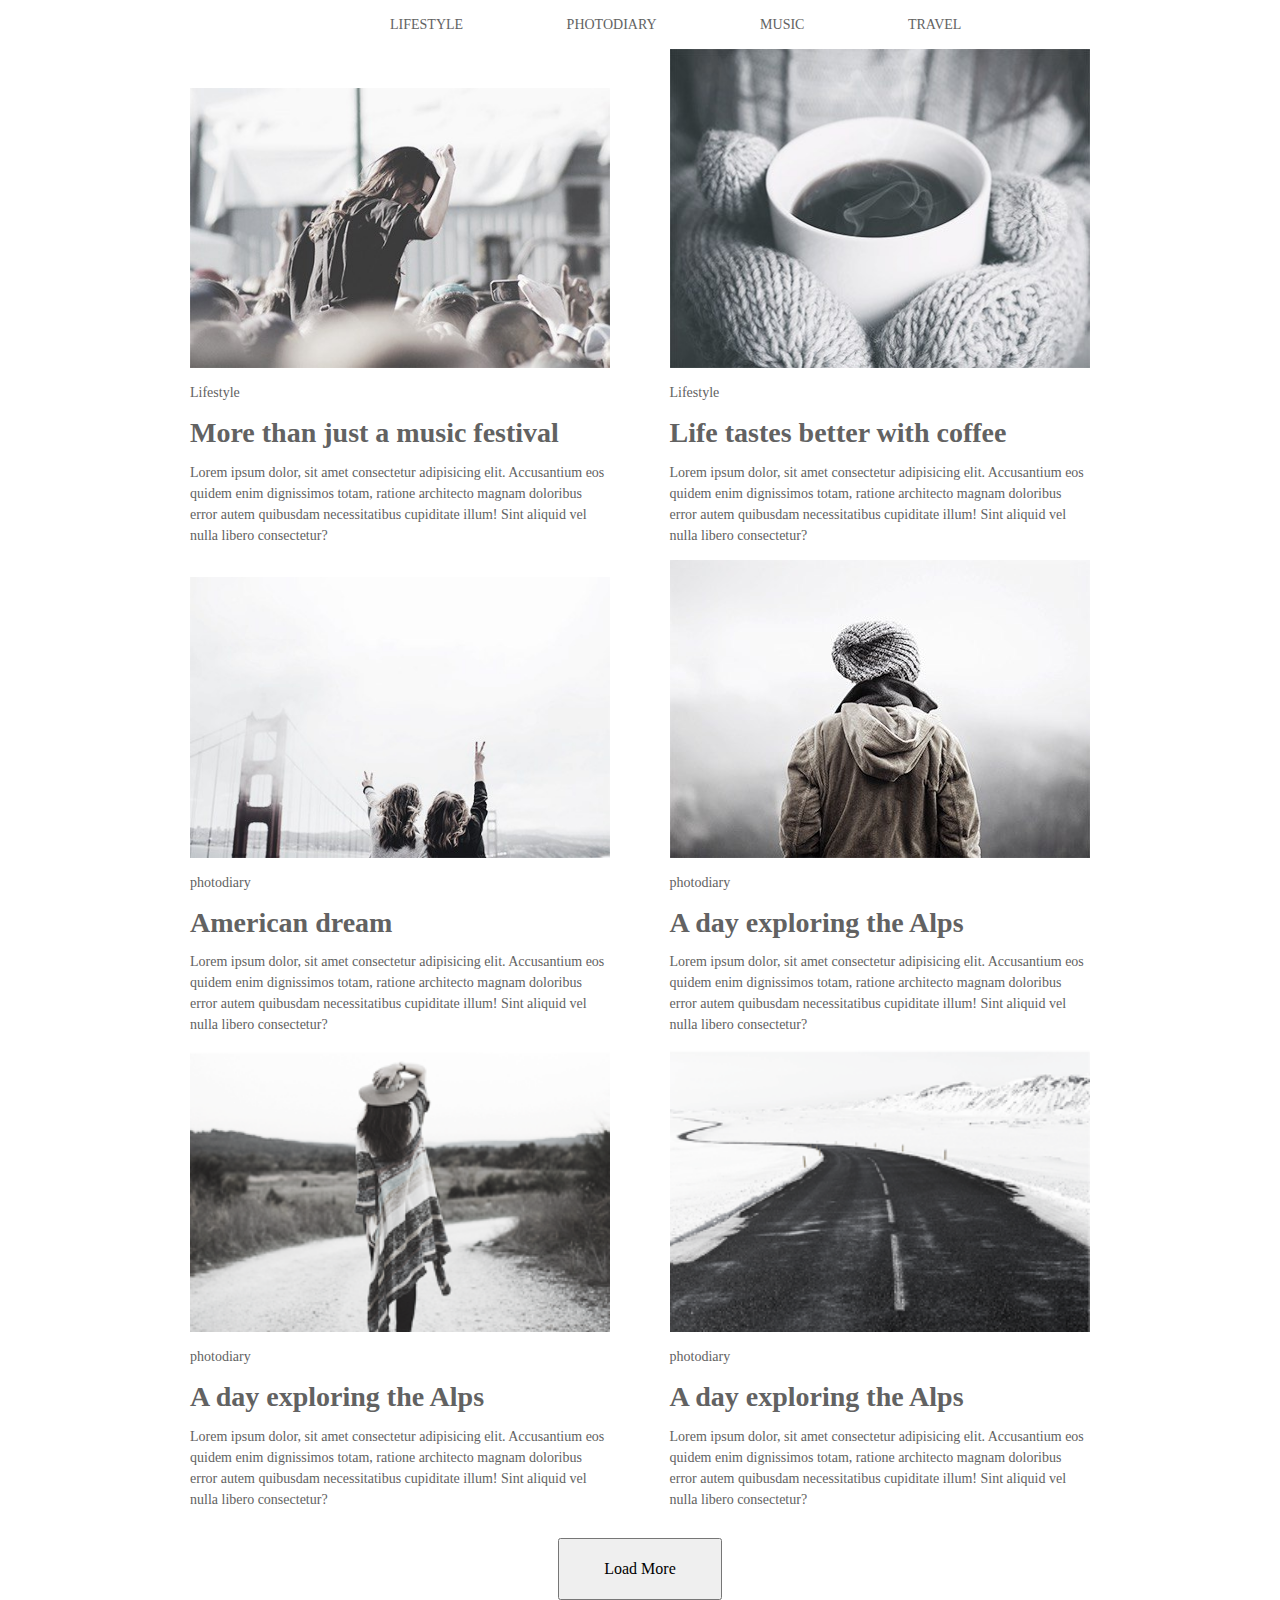
<file: html-css/module3/mod3homework/index.html>
<!DOCTYPE html>
<html>
    <head>
        <meta charset="utf-8">
        <meta name="viewport" content="width=device-width" initial-scale="1.0">
        <meta http-equiv="X-UA-Compatible" content="ie=edge">
        <link rel="stylesheet" href="css/normalize.css">
        <link href="http://fonts.googleapis.com/css?family=Playfair+Display|Ubuntu:300,400" rel="stylesheet">
        <link rel="stylesheet" href="css/normalize.css">
        <link rel="stylesheet" href="css/style.css">
        <title>homework</title>
    </head>
    <body class="container">
        <header>
           <nav><ul> 
<li class="nav"><a href="#">lifestyle</a></li>
<li class="nav"><a href="#">photodiary</a></li>
<li class="nav"><a href="#">music</a></li>
<li class="nav"><a href="#">travel</a></li>
</ul>
</nav> 
 </header>
 <main>       
  <ul><li class="list">  <section>

<img  src="img/1.jpg" alt="picture" width="420px" height="280px"> 
<p>Lifestyle</p>
<h1>More than just a music festival </h1>
<p>Lorem ipsum dolor, sit amet consectetur adipisicing elit. Accusantium eos quidem enim dignissimos totam, ratione architecto magnam doloribus error autem quibusdam necessitatibus cupiditate illum! Sint aliquid vel nulla libero consectetur?</p>
            </section>  
        </li>
           <li class="list"><section>
<img  src="img/2.jpg" alt="picture2" width="420px" height="280px">
            <p>Lifestyle</p>
            <h1>Life tastes better with coffee</h1>
            <p>Lorem ipsum dolor, sit amet consectetur adipisicing elit. Accusantium eos quidem enim dignissimos totam, ratione architecto magnam doloribus error autem quibusdam necessitatibus cupiditate illum! Sint aliquid vel nulla libero consectetur?</p>
            </section></li>
            <li class="list">
            <section class="pik1">
                <img  src="img/3.jpg" alt="picture3" width="420px" height="280px">
                <p>photodiary</p>
                <h1>American dream</h1>
                <p>Lorem ipsum dolor, sit amet consectetur adipisicing elit. Accusantium eos quidem enim dignissimos totam, ratione architecto magnam doloribus error autem quibusdam necessitatibus cupiditate illum! Sint aliquid vel nulla libero consectetur?</p>
            </section></li>
            <li class="list">
            <section>
<img src="img/4.jpg" alt="picture4" width="420px" height="280px">
                <p>photodiary</p>
                <h1>A day exploring the Alps</h1>
                <p>Lorem ipsum dolor, sit amet consectetur adipisicing elit. Accusantium eos quidem enim dignissimos totam, ratione architecto magnam doloribus error autem quibusdam necessitatibus cupiditate illum! Sint aliquid vel nulla libero consectetur?</p>
            </section> </li>
            <li class="list">

            <section>
<img src="img/5.jpg" alt="picture5" width="420px" height="280px">
                <p>photodiary</p>
                <h1>A day exploring the Alps</h1>
                <p>Lorem ipsum dolor, sit amet consectetur adipisicing elit. Accusantium eos quidem enim dignissimos totam, ratione architecto magnam doloribus error autem quibusdam necessitatibus cupiditate illum! Sint aliquid vel nulla libero consectetur?</p>
            </section></li>
            <li class="list">
            <section>
<img src="img/6.jpg" alt="picture6" width="420px" height="280px">
                <p>photodiary</p>
                <h1>A day exploring the Alps</h1>
                <p>Lorem ipsum dolor, sit amet consectetur adipisicing elit. Accusantium eos quidem enim dignissimos totam, ratione architecto magnam doloribus error autem quibusdam necessitatibus cupiditate illum! Sint aliquid vel nulla libero consectetur?</p>
            </section></li>
        </ul>
            <button>load more</button>
        </main>
        <footer>
        </footer>
    </body>
</html>
</file>
<file: html-css/module3/mod3homework/css/style.css>
.section:first-child{

    margin-left: 150px;
}
section{
 display:inline-block;
}
html{
    box-sizing: border-box;
}
*,
*::before,
*::after{
    box-sizing: inherit;
}
img{
    display: block;
    max-width: 100%;
    height: auto;
}
body{
    font-family: "Raleway" "Arial" "sans-serif";
    color: #626262;
    font-size: 14px;
    line-height: 21px;
}
.container{
    width: 900px;
    margin: 0px auto;

}
ul{
    list-style: none;
    padding: 0px;
}
.list{
    display: inline-block;
    width: 420px;
    margin-right: 56px;
    
}
.list:nth-child(2n){
    margin-right: 0px;
}
.nav {
display: inline-block;
margin-right: 100px;
text-transform: uppercase;


}
.nav:first-child{
    margin-left: 200px;
}
button{
    display: block;
    margin: 0 auto;
    padding: 20px 30px;
    width: 164px;
    text-align: center;
    font-size: 16px;
    text-transform: capitalize;
    cursor: pointer;
}
a{
 text-decoration: none;
 color: #626262;
}
.form {
    display: flex;
    flex-flow: row;
    width: 200px;
    height: 300px;
    border: 2px solid red
}
/! normalize.css v8.0.1 | MIT License | github.com/necolas/normalize.css /

/* Document
   ========================================================================== */

/**
 * 1. Correct the line height in all browsers.
 * 2. Prevent adjustments of font size after orientation changes in iOS.
 */

 html {
    line-height: 1.15; / 1 /
    -webkit-text-size-adjust: 100%; / 2 /
  }
  
  /* Sections
     ========================================================================== */
  
  /**
   * Remove the margin in all browsers.
   */
  
  body {
    margin: 0;
  }
  
  /**
   * Render the `main` element consistently in IE.
   */
  
  main {
    display: block;
  }
  
  /**
   * Correct the font size and margin on `h1` elements within `section` and
   * `article` contexts in Chrome, Firefox, and Safari.
   */
  
  h1 {
    font-size: 2em;
    margin: 0.67em 0;
  }
  
  /* Grouping content
     ========================================================================== */
  
  /**
   * 1. Add the correct box sizing in Firefox.
   * 2. Show the overflow in Edge and IE.
   */
  
  hr {
    box-sizing: content-box; / 1 /
    height: 0; / 1 /
    overflow: visible; / 2 /
  }
  
  /**
   * 1. Correct the inheritance and scaling of font size in all browsers.
   * 2. Correct the odd `em` font sizing in all browsers.
   */
  
  pre {
    font-family: monospace, monospace; / 1 /
    font-size: 1em; / 2 /
  }
  
  /* Text-level semantics
     ========================================================================== */
  
  /**
   * Remove the gray background on active links in IE 10.
   */
  
  a {
    background-color: transparent;
  }
  
  /**
   * 1. Remove the bottom border in Chrome 57-
   * 2. Add the correct text decoration in Chrome, Edge, IE, Opera, and Safari.
   */
  
  abbr[title] {
    border-bottom: none; / 1 /
    text-decoration: underline; / 2 /
    text-decoration: underline dotted; / 2 /
  }
  
  /**
   * Add the correct font weight in Chrome, Edge, and Safari.
   */
  
  b,
  strong {
    font-weight: bolder;
  }
  
  /**
   * 1. Correct the inheritance and scaling of font size in all browsers.
   * 2. Correct the odd `em` font sizing in all browsers.
   */
  
  code,
  kbd,
  samp {
    font-family: monospace, monospace; / 1 /
    font-size: 1em; / 2 /
  }
  
  /**
   * Add the correct font size in all browsers.
   */
  
  small {
    font-size: 80%;
  }
  
  /**
   * Prevent `sub` and `sup` elements from affecting the line height in
   * all browsers.
   */
  
  sub,
  sup {
    font-size: 75%;
    line-height: 0;
    position: relative;
    vertical-align: baseline;
  }
  
  sub {
    bottom: -0.25em;
  }
  
  sup {
    top: -0.5em;
  }
  
  /* Embedded content
     ========================================================================== */
  
  /**
   * Remove the border on images inside links in IE 10.
   */
  
  img {
    border-style: none;
  }
  
  /* Forms
     ========================================================================== */
  
  /**
   * 1. Change the font styles in all browsers.
   * 2. Remove the margin in Firefox and Safari.
   */
  
  button,
  input,
  optgroup,
  select,
  textarea {
    font-family: inherit; / 1 /
    font-size: 100%; / 1 /
    line-height: 1.15; / 1 /
    margin: 0; / 2 /
  }
  
  /**
   * Show the overflow in IE.
   * 1. Show the overflow in Edge.
   */
  
  button,
  input { / 1 /
    overflow: visible;
  }
  
  /**
   * Remove the inheritance of text transform in Edge, Firefox, and IE.
   * 1. Remove the inheritance of text transform in Firefox.
   */
  
  button,
  select { / 1 /
    text-transform: none;
  }
  
  /**
   * Correct the inability to style clickable types in iOS and Safari.
   */
  
  button,
  [type="button"],
  [type="reset"],
  [type="submit"] {
    -webkit-appearance: button;
  }
  
  /**
   * Remove the inner border and padding in Firefox.
   */
  
  button::-moz-focus-inner,
  [type="button"]::-moz-focus-inner,
  [type="reset"]::-moz-focus-inner,
  [type="submit"]::-moz-focus-inner {
    border-style: none;
    padding: 0;
  }
  
  /**
   * Restore the focus styles unset by the previous rule.
   */
  
  button:-moz-focusring,
  [type="button"]:-moz-focusring,
  [type="reset"]:-moz-focusring,
  [type="submit"]:-moz-focusring {
    outline: 1px dotted ButtonText;
  }
  
  /**
   * Correct the padding in Firefox.
   */
  
  fieldset {
    padding: 0.35em 0.75em 0.625em;
  }
  
  /**
   * 1. Correct the text wrapping in Edge and IE.
   * 2. Correct the color inheritance from `fieldset` elements in IE.
   * 3. Remove the padding so developers are not caught out when they zero out
   *    `fieldset` elements in all browsers.
   */
  
  legend {
    box-sizing: border-box; / 1 /
    color: inherit; / 2 /
    display: table; / 1 /
    max-width: 100%; / 1 /
    padding: 0; / 3 /
    white-space: normal; / 1 /
  }
  
  /**
   * Add the correct vertical alignment in Chrome, Firefox, and Opera.
   */
  
  progress {
    vertical-align: baseline;
  }
  
  /**
   * Remove the default vertical scrollbar in IE 10+.
   */
  
  textarea {
    overflow: auto;
  }
  
  /**
   * 1. Add the correct box sizing in IE 10.
   * 2. Remove the padding in IE 10.
   */
  
  [type="checkbox"],
  [type="radio"] {
    box-sizing: border-box; / 1 /
    padding: 0; / 2 /
  }
  
  /**
   * Correct the cursor style of increment and decrement buttons in Chrome.
   */
  
  [type="number"]::-webkit-inner-spin-button,
  [type="number"]::-webkit-outer-spin-button {
    height: auto;
  }
  
  /**
   * 1. Correct the odd appearance in Chrome and Safari.
   * 2. Correct the outline style in Safari.
   */
  
  [type="search"] {
    -webkit-appearance: textfield; / 1 /
    outline-offset: -2px; / 2 /
  }
  
  /**
   * Remove the inner padding in Chrome and Safari on macOS.
   */
  
  [type="search"]::-webkit-search-decoration {
    -webkit-appearance: none;
  }
  
  /**
   * 1. Correct the inability to style clickable types in iOS and Safari.
   * 2. Change font properties to `inherit` in Safari.
   */
  
  ::-webkit-file-upload-button {
    -webkit-appearance: button; / 1 /
    font: inherit; / 2 /
  }
  
  /* Interactive
     ========================================================================== */
  
  /*
   * Add the correct display in Edge, IE 10+, and Firefox.
   */
  
  details {
    display: block;
  }
  
  /*
   * Add the correct display in all browsers.
   */
  
  summary {
    display: list-item;
  }
  
  /* Misc
     ========================================================================== */
  
  /**
   * Add the correct display in IE 10+.
   */
  
  template {
    display: none;
  }
  
  /**
   * Add the correct display in IE 10.
   */
  
  [hidden] {
    display: none;
  }
</file>
